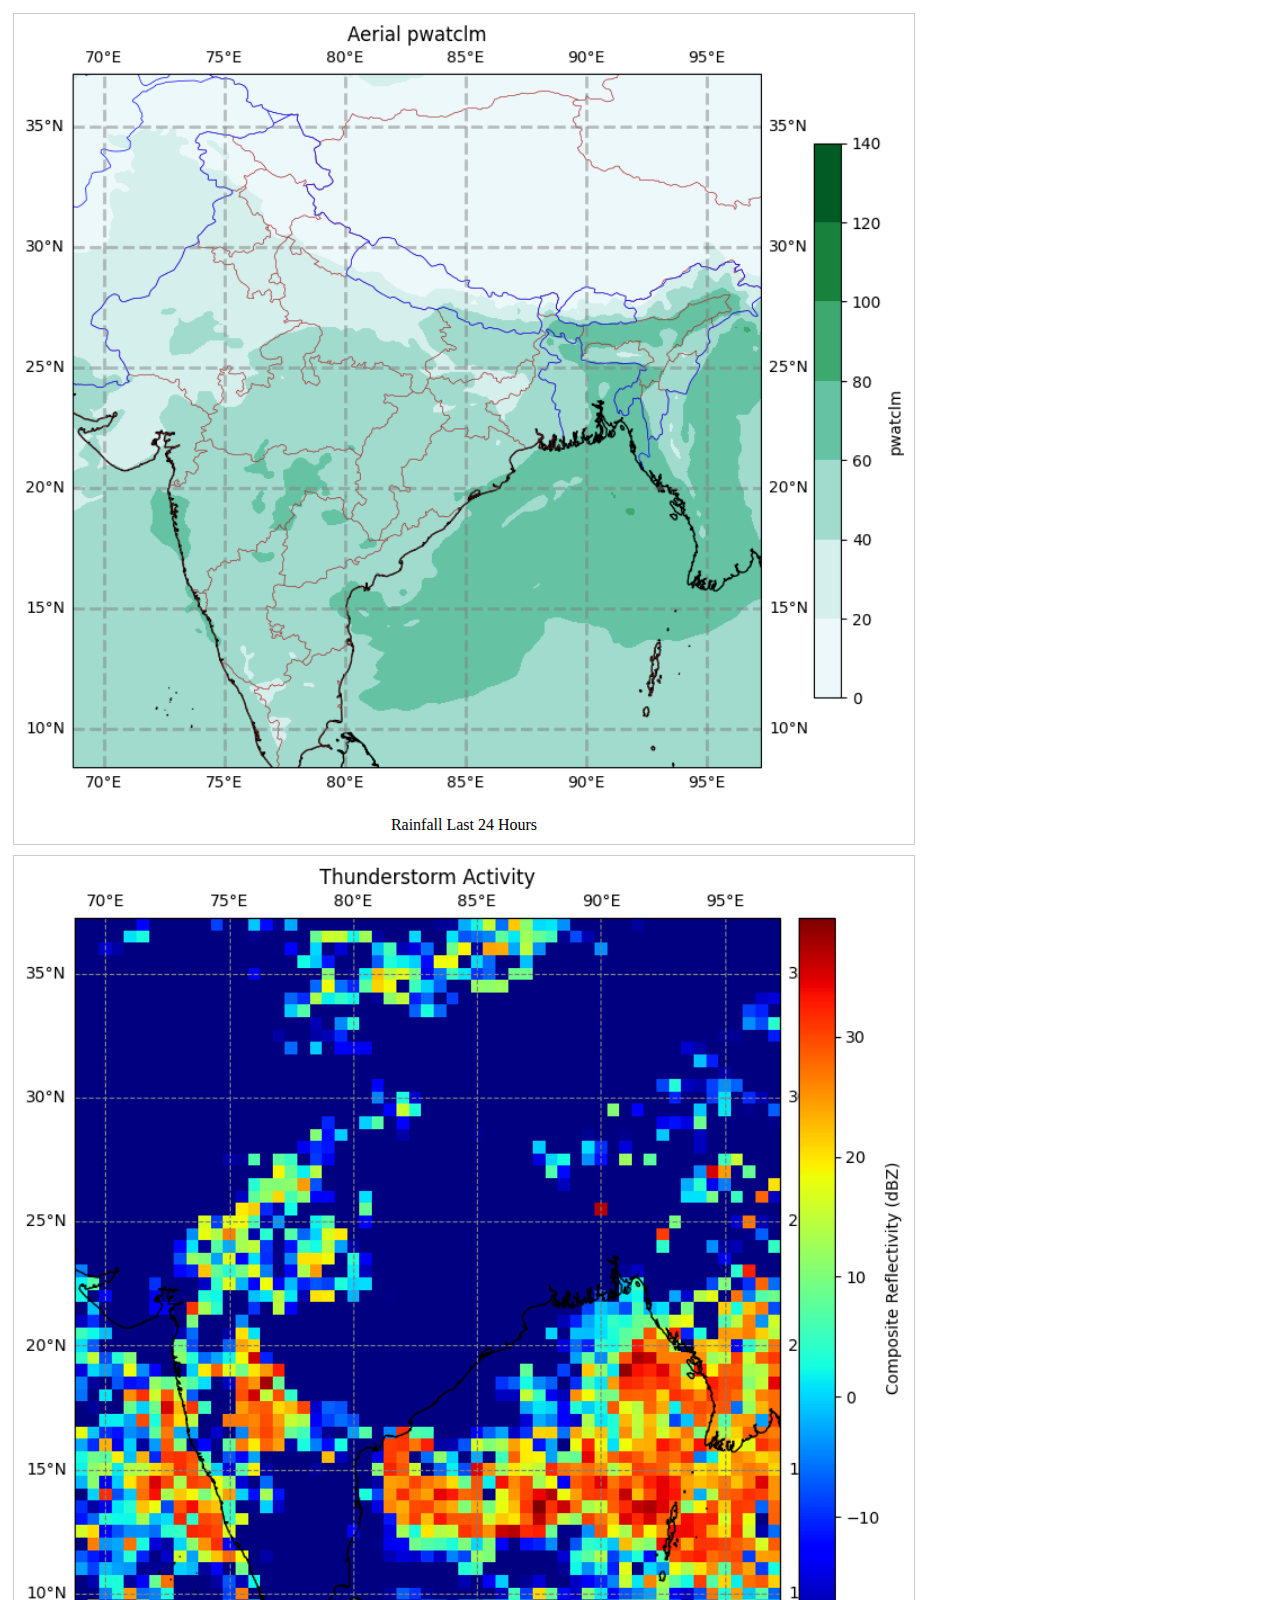
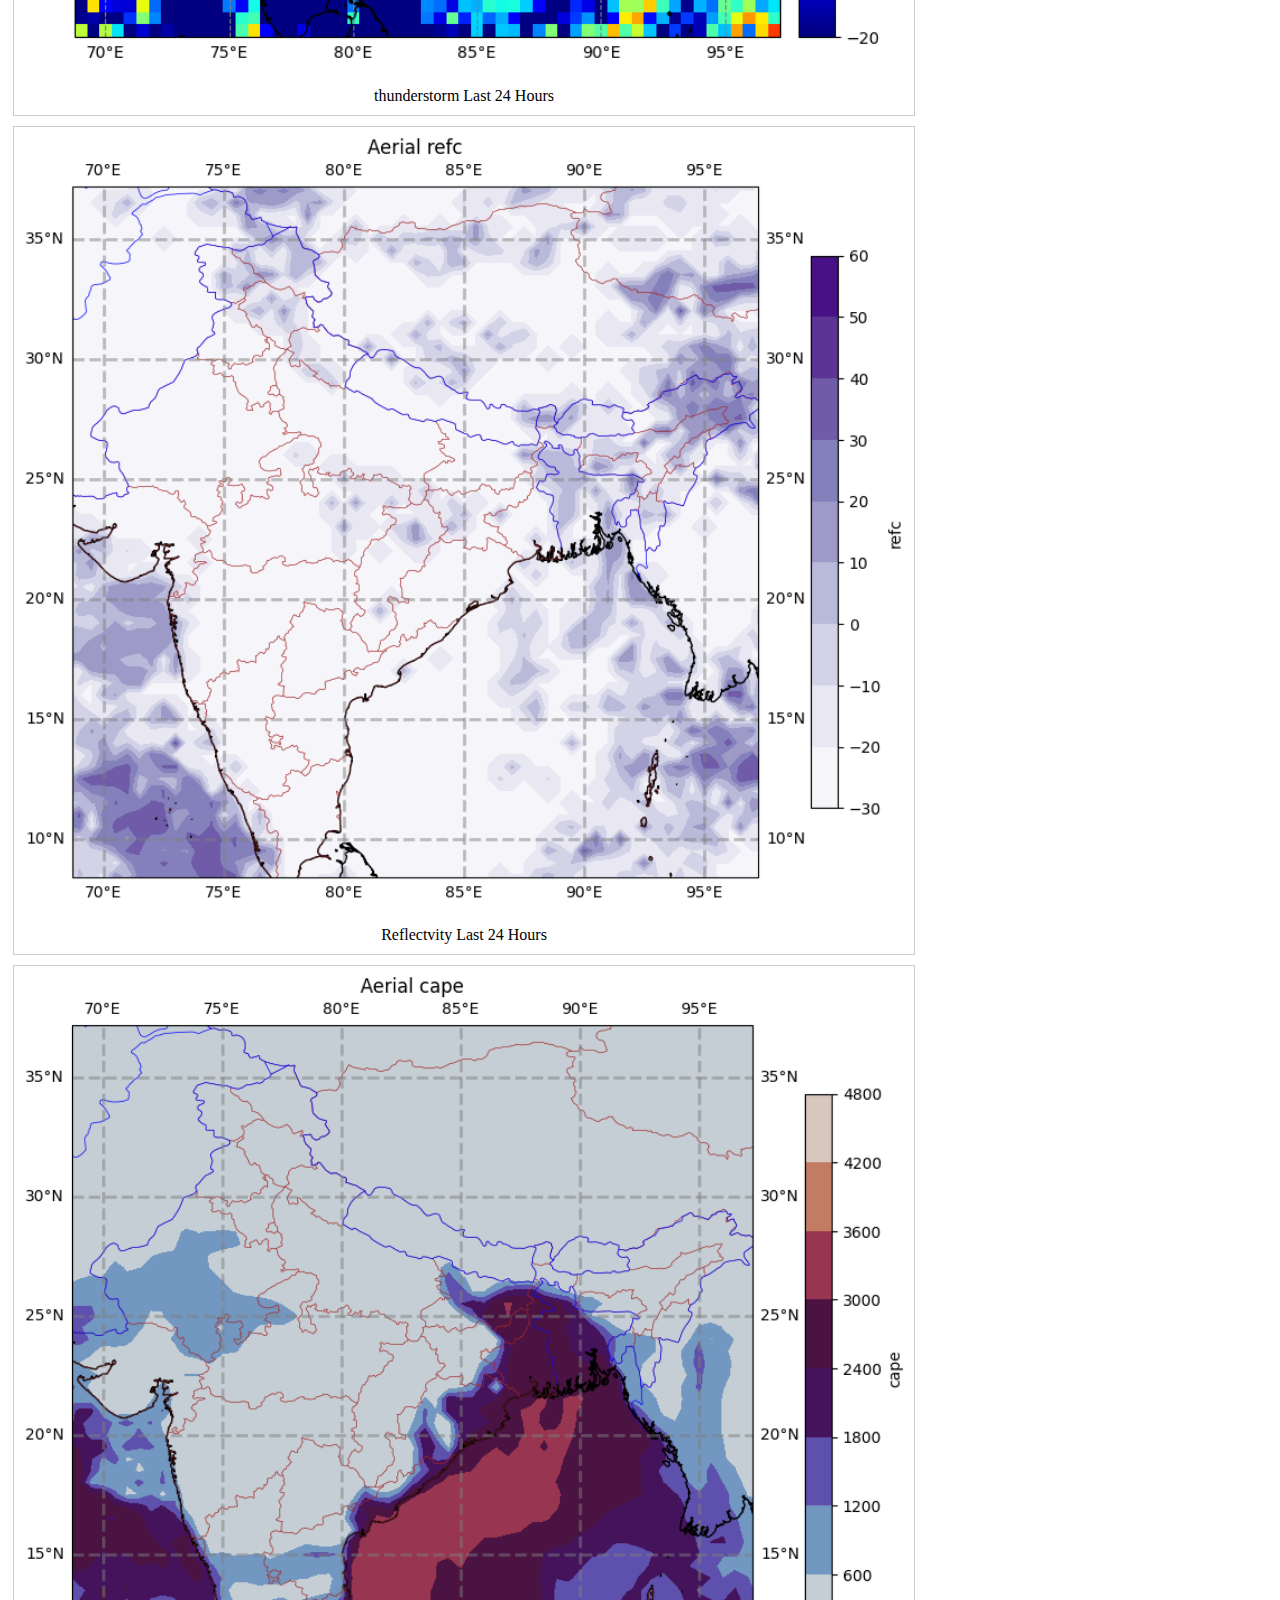
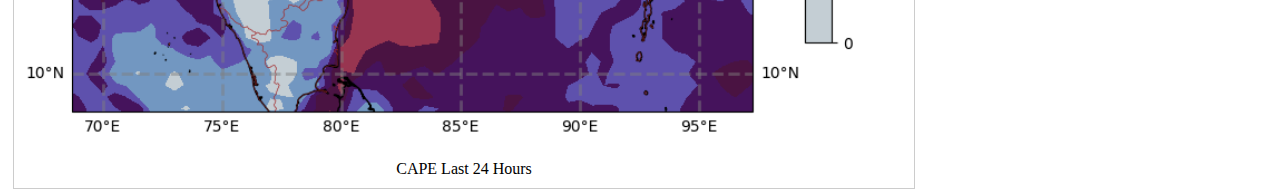
<file: weather1/heatmap.html>
<!DOCTYPE html>
<html>

<head>
    <style>
        div.gallery {
            margin: 5px;
            border: 1px solid #ccc;
            float: left;
            width: 900px;
        }

        div.gallery:hover {
            border: 1px solid #777;
        }

        div.gallery img {
            width: 100%;
            height: auto;
        }

        div.desc {
            padding: 10px;
            text-align: center;
        }
    </style>
</head>

<body>

    <div class="gallery">
        <a target="_blank" href="rain.png">
            <img src="rain.png" alt="Cinque Terre" width="600" height="400">
        </a>
        <div class="desc">Rainfall Last 24 Hours</div>
    </div>

    <div class="gallery">
        <a target="_blank" href="thunder.png">
            <img src="thunder.png" alt="Forest" width="600" height="400">
        </a>
        <div class="desc">thunderstorm Last 24 Hours</div>
    </div>

    <div class="gallery">
        <a target="_blank" href="reflect.png">
            <img src="reflect.png" alt="Northern Lights" width="600" height="400">
        </a>
        <div class="desc">Reflectvity Last 24 Hours</div>
    </div>

    <div class="gallery">
        <a target="_blank" href="CAPE.png">
            <img src="CAPE.png" alt="Mountains" width="600" height="400">
        </a>
        <div class="desc">CAPE Last 24 Hours</div>
    </div>

</body>

</html>
</file>
